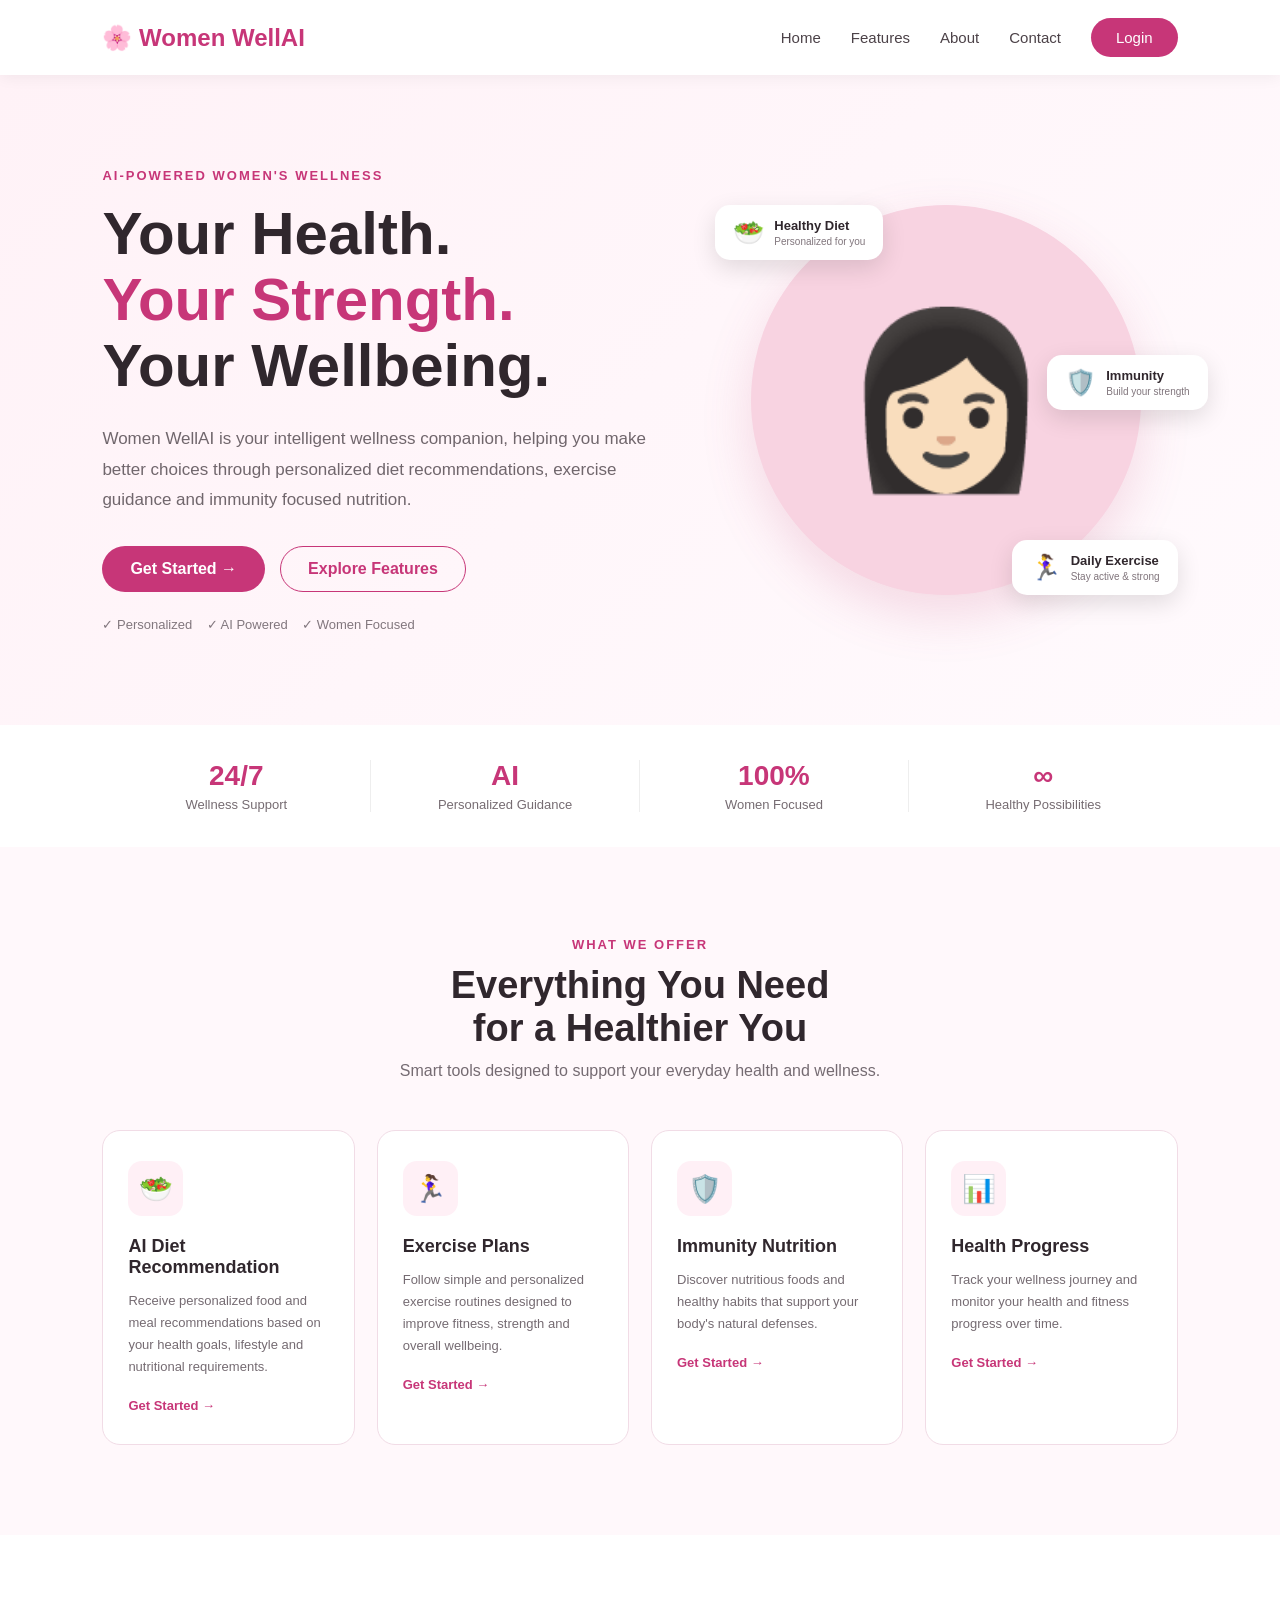
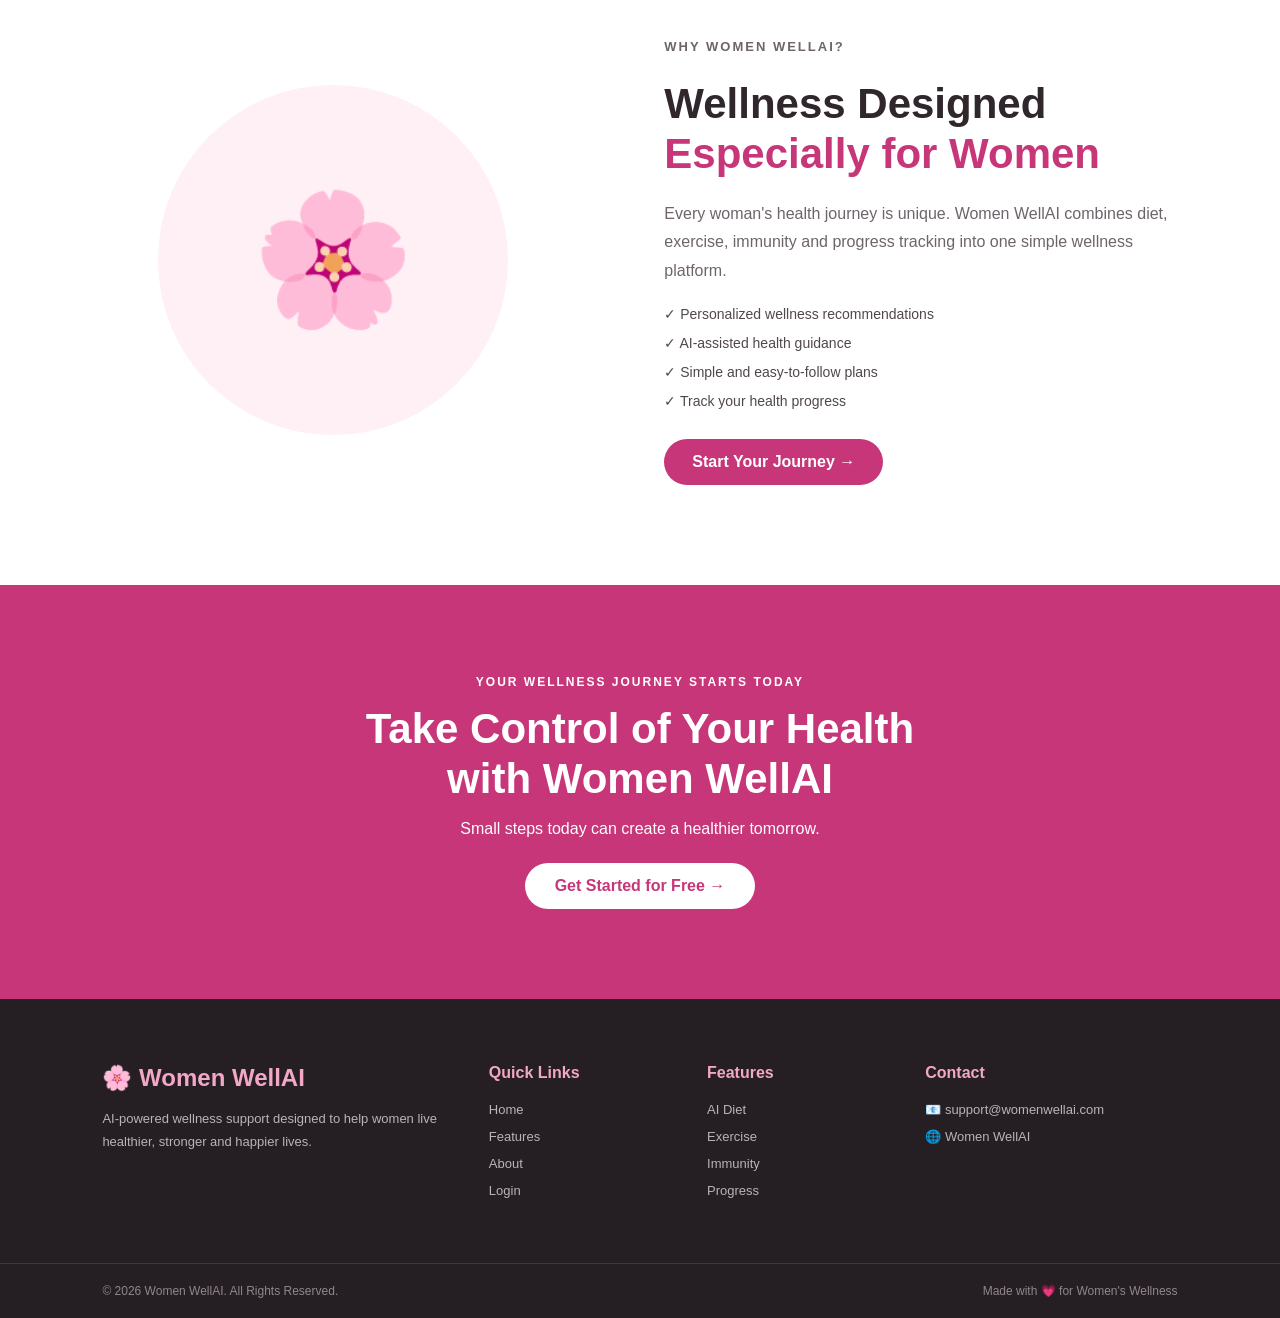
<file: csp/index.html>
<!DOCTYPE html>
<html lang="en">

<head>
    <meta charset="UTF-8">
    <meta name="viewport" content="width=device-width, initial-scale=1.0">

    <title>Women WellAI | Women's Wellness</title>

    <link rel="stylesheet" href="home.css">
</head>

<body>

    <!-- ================= NAVBAR ================= -->

    <header class="navbar">

        <div class="logo">
            🌸 Women WellAI
        </div>

        <nav>
            <a href="index.html">Home</a>
            <a href="#features">Features</a>
            <a href="#about">About</a>
            <a href="#contact">Contact</a>

            <!-- Connect to existing login page -->
            <a href="login1.html" class="login-btn">
                Login
            </a>
        </nav>

    </header>


    <!-- ================= HERO SECTION ================= -->

    <section class="hero" id="home">

        <div class="hero-content">

            <p class="tagline">
                AI-POWERED WOMEN'S WELLNESS
            </p>

            <h1>
                Your Health.
                <br>
                <span>Your Strength.</span>
                <br>
                Your Wellbeing.
            </h1>

            <p class="description">
                Women WellAI is your intelligent wellness companion,
                helping you make better choices through personalized
                diet recommendations, exercise guidance and immunity
                focused nutrition.
            </p>

            <div class="buttons">

                <!-- Connect to login -->
                <a href="login1.html" class="primary-btn">
                    Get Started →
                </a>

                <a href="#features" class="secondary-btn">
                    Explore Features
                </a>

            </div>

            <div class="benefits">
                ✓ Personalized &nbsp;&nbsp;
                ✓ AI Powered &nbsp;&nbsp;
                ✓ Women Focused
            </div>

        </div>


        <!-- RIGHT SIDE -->

        <div class="hero-visual">

            <div class="main-circle">

                <div class="woman">
                    👩🏻
                </div>

            </div>


            <!-- Floating cards -->

            <div class="floating-card diet-card">

                <div class="icon">
                    🥗
                </div>

                <div>
                    <b>Healthy Diet</b>
                    <small>Personalized for you</small>
                </div>

            </div>


            <div class="floating-card exercise-card">

                <div class="icon">
                    🏃‍♀️
                </div>

                <div>
                    <b>Daily Exercise</b>
                    <small>Stay active & strong</small>
                </div>

            </div>


            <div class="floating-card immunity-card">

                <div class="icon">
                    🛡️
                </div>

                <div>
                    <b>Immunity</b>
                    <small>Build your strength</small>
                </div>

            </div>

        </div>

    </section>


    <!-- ================= STATS ================= -->

    <section class="stats">

        <div>
            <h2>24/7</h2>
            <p>Wellness Support</p>
        </div>

        <div>
            <h2>AI</h2>
            <p>Personalized Guidance</p>
        </div>

        <div>
            <h2>100%</h2>
            <p>Women Focused</p>
        </div>

        <div>
            <h2>∞</h2>
            <p>Healthy Possibilities</p>
        </div>

    </section>


    <!-- ================= FEATURES ================= -->

    <section class="features" id="features">

        <div class="section-title">

            <p>WHAT WE OFFER</p>

            <h2>
                Everything You Need
                <br>
                for a Healthier You
            </h2>

            <span>
                Smart tools designed to support your everyday
                health and wellness.
            </span>

        </div>


        <div class="feature-container">


            <!-- Feature 1 -->

            <div class="feature-card">

                <div class="feature-icon">
                    🥗
                </div>

                <h3>
                    AI Diet Recommendation
                </h3>

                <p>
                    Receive personalized food and meal
                    recommendations based on your health goals,
                    lifestyle and nutritional requirements.
                </p>

                <a href="login1.html">
                    Get Started →
                </a>

            </div>


            <!-- Feature 2 -->

            <div class="feature-card">

                <div class="feature-icon">
                    🏃‍♀️
                </div>

                <h3>
                    Exercise Plans
                </h3>

                <p>
                    Follow simple and personalized exercise
                    routines designed to improve fitness,
                    strength and overall wellbeing.
                </p>

                <a href="login1.html">
                    Get Started →
                </a>

            </div>


            <!-- Feature 3 -->

            <div class="feature-card">

                <div class="feature-icon">
                    🛡️
                </div>

                <h3>
                    Immunity Nutrition
                </h3>

                <p>
                    Discover nutritious foods and healthy habits
                    that support your body's natural defenses.
                </p>

                <a href="login1.html">
                    Get Started →
                </a>

            </div>


            <!-- Feature 4 -->

            <div class="feature-card">

                <div class="feature-icon">
                    📊
                </div>

                <h3>
                    Health Progress
                </h3>

                <p>
                    Track your wellness journey and monitor
                    your health and fitness progress over time.
                </p>

                <a href="login1.html">
                    Get Started →
                </a>

            </div>

        </div>

    </section>


    <!-- ================= ABOUT ================= -->

    <section class="about" id="about">

        <div class="about-visual">

            <div class="about-circle">
                🌸
            </div>

        </div>


        <div class="about-content">

            <p class="section-label">
                WHY WOMEN WELLAI?
            </p>

            <h2>
                Wellness Designed
                <br>
                <span>Especially for Women</span>
            </h2>

            <p>
                Every woman's health journey is unique.
                Women WellAI combines diet, exercise,
                immunity and progress tracking into one
                simple wellness platform.
            </p>


            <div class="points">

                <p>
                    ✓ Personalized wellness recommendations
                </p>

                <p>
                    ✓ AI-assisted health guidance
                </p>

                <p>
                    ✓ Simple and easy-to-follow plans
                </p>

                <p>
                    ✓ Track your health progress
                </p>

            </div>


            <a href="login1.html" class="primary-btn">
                Start Your Journey →
            </a>

        </div>

    </section>


    <!-- ================= CTA ================= -->

    <section class="cta">

        <p>
            YOUR WELLNESS JOURNEY STARTS TODAY
        </p>

        <h2>
            Take Control of Your Health
            <br>
            with Women WellAI
        </h2>

        <p>
            Small steps today can create a healthier tomorrow.
        </p>

        <a href="login1.html" class="cta-button">
            Get Started for Free →
        </a>

    </section>


    <!-- ================= FOOTER ================= -->

    <footer id="contact">

        <div class="footer-container">


            <div class="footer-about">

                <h2>
                    🌸 Women WellAI
                </h2>

                <p>
                    AI-powered wellness support designed
                    to help women live healthier, stronger
                    and happier lives.
                </p>

            </div>


            <div class="footer-column">

                <h3>
                    Quick Links
                </h3>

                <a href="index.html">
                    Home
                </a>

                <a href="#features">
                    Features
                </a>

                <a href="#about">
                    About
                </a>

                <a href="login.html">
                    Login
                </a>

            </div>


            <div class="footer-column">

                <h3>
                    Features
                </h3>

                <a href="#features">
                    AI Diet
                </a>

                <a href="#features">
                    Exercise
                </a>

                <a href="#features">
                    Immunity
                </a>

                <a href="#features">
                    Progress
                </a>

            </div>


            <div class="footer-column">

                <h3>
                    Contact
                </h3>

                <p>
                    📧 support@womenwellai.com
                </p>

                <p>
                    🌐 Women WellAI
                </p>

            </div>

        </div>


        <div class="footer-bottom">

            <p>
                © 2026 Women WellAI. All Rights Reserved.
            </p>

            <p>
                Made with 💗 for Women's Wellness
            </p>

        </div>

    </footer>

</body>

</html>
</file>
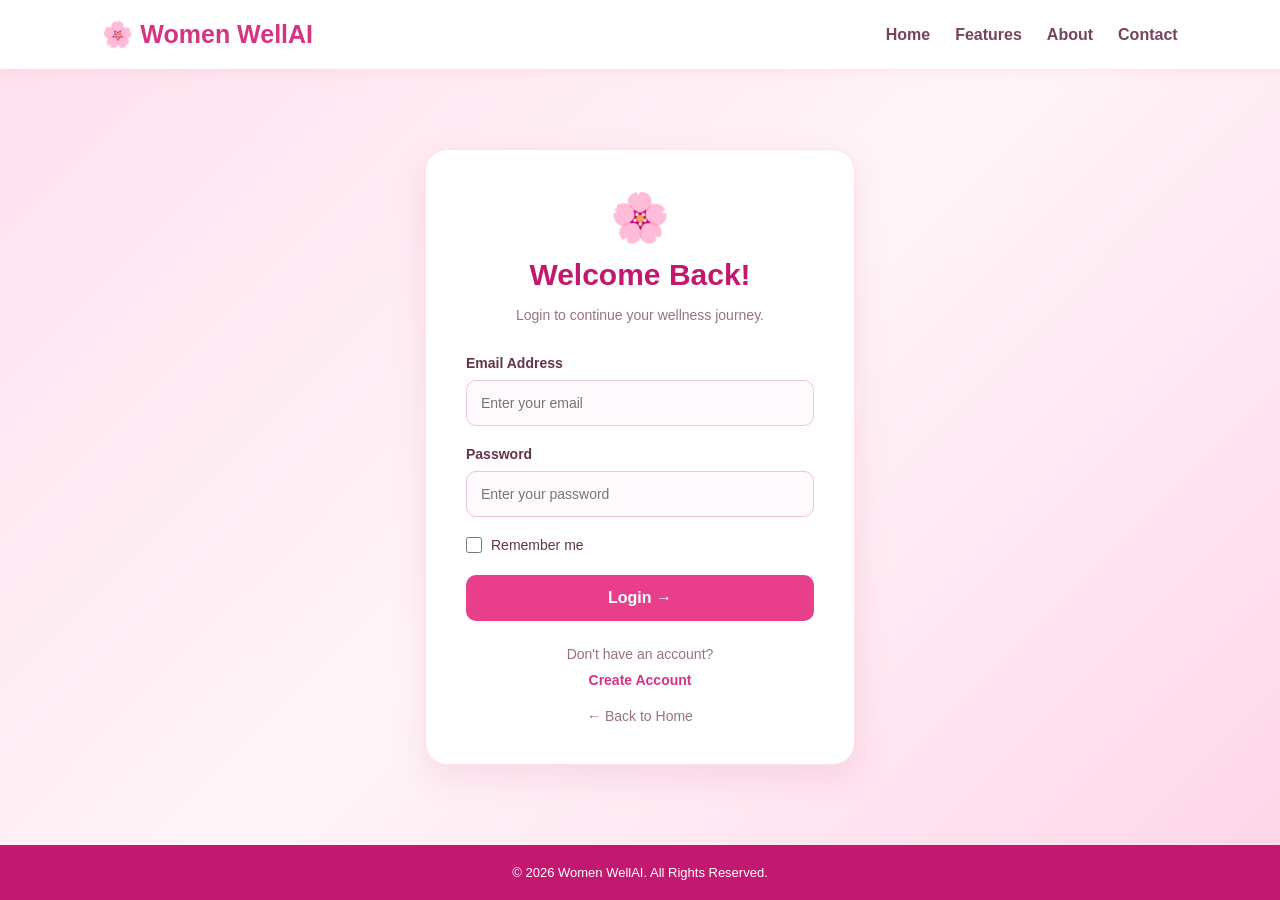
<file: csp/dashboard.html>
```html
<!DOCTYPE html>
<html lang="en">

<head>
    <meta charset="UTF-8">
    <meta name="viewport" content="width=device-width, initial-scale=1.0">

    <title>Dashboard | Women WellAI</title>

    <style>
        * {
            margin: 0;
            padding: 0;
            box-sizing: border-box;
            font-family: Arial, sans-serif;
        }

        body {
            background: #fff7fc;
            color: #3d245b;
        }

        /* NAVBAR */

        .navbar {
            display: flex;
            justify-content: space-between;
            align-items: center;
            padding: 20px 7%;
            background: white;
            box-shadow: 0 3px 12px rgba(100, 50, 100, 0.08);
            position: sticky;
            top: 0;
            z-index: 10;
        }

        .logo {
            font-size: 24px;
            font-weight: bold;
            color: #7b2cbf;
        }

        .logo span {
            color: #e94cae;
        }

        .nav-links {
            display: flex;
            align-items: center;
            gap: 22px;
        }

        .nav-links a {
            text-decoration: none;
            color: #665879;
            font-size: 14px;
            font-weight: bold;
        }

        .nav-links a:hover {
            color: #e94cae;
        }

        .logout-btn {
            padding: 10px 18px;
            border: none;
            border-radius: 8px;
            background: #e94cae;
            color: white;
            cursor: pointer;
            font-weight: bold;
        }

        .logout-btn:hover {
            background: #d63898;
        }

        /* MAIN CONTENT */

        .container {
            max-width: 1200px;
            width: 90%;
            margin: auto;
        }

        .welcome-section {
            margin-top: 35px;
            padding: 40px;
            border-radius: 22px;
            background: linear-gradient(
                120deg,
                #ffe1f1,
                #e8d7ff
            );

            display: flex;
            align-items: center;
            justify-content: space-between;
            gap: 20px;
        }

        .welcome-section h1 {
            font-size: 32px;
            color: #54278f;
            margin-bottom: 15px;
        }

        .welcome-section p {
            color: #665879;
            line-height: 1.8;
        }

        .welcome-section .tagline {
            margin-top: 12px;
            font-weight: bold;
            color: #a044cc;
        }

        .welcome-icon {
            font-size: 100px;
        }

        /* SECTION HEADING */

        .section-heading {
            margin: 45px 0 22px;
        }

        .section-heading h2 {
            color: #54278f;
            font-size: 25px;
            margin-bottom: 8px;
        }

        .section-heading p {
            color: #81728d;
            font-size: 14px;
        }

        /* WELLNESS CARDS */

        .cards {
            display: grid;
            grid-template-columns: repeat(3, 1fr);
            gap: 22px;
        }

        .card {
            background: white;
            padding: 25px;
            border-radius: 18px;
            border: 1px solid #f1e4f5;
            box-shadow: 0 6px 20px rgba(90, 40, 100, 0.06);
            transition: 0.3s;
        }

        .card:hover {
            transform: translateY(-5px);
            box-shadow: 0 12px 25px rgba(90, 40, 100, 0.12);
        }

        .card-icon {
            width: 60px;
            height: 60px;
            border-radius: 15px;
            background: #fff0f8;
            display: flex;
            justify-content: center;
            align-items: center;
            font-size: 30px;
            margin-bottom: 18px;
        }

        .card h3 {
            color: #54278f;
            margin-bottom: 12px;
            font-size: 19px;
        }

        .card p {
            color: #81728d;
            line-height: 1.7;
            font-size: 14px;
            margin-bottom: 18px;
        }

        .card a {
            display: inline-block;
            text-decoration: none;
            color: #d83b9f;
            font-weight: bold;
            font-size: 14px;
        }

        /* DAILY WELLNESS */

        .daily-section {
            display: grid;
            grid-template-columns: 1fr 1fr;
            gap: 22px;
            margin-top: 25px;
            margin-bottom: 50px;
        }

        .daily-card {
            background: white;
            border-radius: 18px;
            padding: 28px;
            border: 1px solid #f1e4f5;
            box-shadow: 0 6px 20px rgba(90, 40, 100, 0.06);
        }

        .daily-card h3 {
            margin-bottom: 20px;
            color: #54278f;
        }

        .task {
            display: flex;
            align-items: center;
            gap: 12px;
            margin: 18px 0;
            color: #665879;
        }

        .task input {
            width: 18px;
            height: 18px;
            accent-color: #e94cae;
            cursor: pointer;
        }

        .progress-bar {
            height: 12px;
            width: 100%;
            background: #f0e5f5;
            border-radius: 20px;
            overflow: hidden;
            margin: 15px 0;
        }

        .progress-fill {
            height: 100%;
            width: 0%;
            background: linear-gradient(
                90deg,
                #9b3fda,
                #e94cae
            );
            border-radius: 20px;
            transition: width 0.3s;
        }

        .progress-text {
            color: #81728d;
            font-size: 14px;
        }

        /* FOOTER */

        footer {
            background: #34204f;
            color: white;
            text-align: center;
            padding: 25px;
            font-size: 13px;
        }

        /* RESPONSIVE */

        @media (max-width: 850px) {
            .cards {
                grid-template-columns: repeat(2, 1fr);
            }

            .nav-links {
                gap: 12px;
            }

            .welcome-section h1 {
                font-size: 27px;
            }
        }

        @media (max-width: 600px) {
            .navbar {
                flex-direction: column;
                gap: 18px;
            }

            .nav-links {
                flex-wrap: wrap;
                justify-content: center;
            }

            .welcome-section {
                padding: 25px;
            }

            .welcome-icon {
                display: none;
            }

            .cards,
            .daily-section {
                grid-template-columns: 1fr;
            }

            .welcome-section h1 {
                font-size: 25px;
            }

            .section-heading h2 {
                font-size: 22px;
            }
        }
    </style>
</head>

<body>

    <!-- NAVBAR -->

    <header class="navbar">

        <div class="logo">
            🌸 Women <span>WellAI</span>
        </div>

        <nav class="nav-links">
            <a href="#home">Home</a>
            <a href="#wellness">Wellness</a>
            <a href="#progress">Progress</a>
            <a href="#profile">Profile</a>

            <button class="logout-btn" onclick="logout()">
                Logout
            </button>
        </nav>

    </header>


    <main class="container">

        <!-- WELCOME -->

        <section class="welcome-section" id="home">

            <div>
                <h1 id="welcomeMessage">
                    Welcome to Your Wellness Journey! 🌸
                </h1>

                <p>
                    Take care of yourself with personalized
                    wellness activities, nutrition guidance
                    and healthy daily habits.
                </p>

                <p class="tagline">
                    Your Health. Your Journey. Your Wellness.
                </p>
            </div>

            <div class="welcome-icon">🧘‍♀️</div>

        </section>


        <!-- WELLNESS FEATURES -->

        <section id="wellness">

            <div class="section-heading">
                <h2>Your Wellness Hub</h2>
                <p>Explore your personalized wellness activities.</p>
            </div>

            <div class="cards">

                <article class="card">
                    <div class="card-icon">🥗</div>

                    <h3>AI Diet Recommendation</h3>

                    <p>
                        Explore balanced meal ideas and nutrition
                        suggestions that support your wellness goals.
                    </p>

                    <a href="#diet">Explore Diet →</a>
                </article>

                <article class="card">
                    <div class="card-icon">🏃‍♀️</div>

                    <h3>Exercise & Fitness</h3>

                    <p>
                        Discover movement, stretching and fitness
                        activities suitable for your lifestyle.
                    </p>

                    <a href="#exercise">Explore Exercise →</a>
                </article>

                <article class="card">
                    <div class="card-icon">🛡️</div>

                    <h3>Immunity Nutrition</h3>

                    <p>
                        Learn about nutrient-rich foods and healthy
                        habits that support normal immune function.
                    </p>

                    <a href="#immunity">Explore Nutrition →</a>
                </article>

                <article class="card">
                    <div class="card-icon">📊</div>

                    <h3>Progress Tracking</h3>

                    <p>
                        Record your daily wellness activities and
                        track your consistency over time.
                    </p>

                    <a href="#progress">View Progress →</a>
                </article>

                <article class="card" id="diet">
                    <div class="card-icon">🍎</div>

                    <h3>Healthy Eating</h3>

                    <p>
                        Build healthy eating habits with fruits,
                        vegetables, protein and balanced meals.
                    </p>

                    <a href="#daily">View Daily Goals →</a>
                </article>

                <article class="card" id="profile">
                    <div class="card-icon">👩</div>

                    <h3>My Profile</h3>

                    <p>
                        Review your account information and
                        personalize your wellness preferences.
                    </p>

                    <a href="#profileDetails">View Profile →</a>
                </article>

            </div>

        </section>


        <!-- DAILY GOALS -->

        <section class="daily-section" id="progress">

            <div class="daily-card" id="daily">

                <h3>🌷 Today's Wellness Goals</h3>

                <label class="task">
                    <input type="checkbox" class="goal">
                    Drink enough water
                </label>

                <label class="task">
                    <input type="checkbox" class="goal">
                    Eat a balanced meal
                </label>

                <label class="task">
                    <input type="checkbox" class="goal">
                    Complete a physical activity
                </label>

                <label class="task">
                    <input type="checkbox" class="goal">
                    Take time to relax
                </label>

            </div>


            <div class="daily-card">

                <h3>📈 Daily Progress</h3>

                <p class="progress-text" id="progressText">
                    You have completed 0 of 4 goals.
                </p>

                <div
                    class="progress-bar"
                    role="progressbar"
                    aria-label="Daily wellness goals completed"
                    aria-valuemin="0"
                    aria-valuemax="4"
                    aria-valuenow="0"
                    id="progressBar">

                    <div class="progress-fill" id="progressFill"></div>

                </div>

                <p class="progress-text" id="encouragement">
                    Start with one small, healthy step today!
                </p>

            </div>

        </section>


        <!-- PROFILE DETAILS -->

        <section class="daily-card" id="profileDetails"
                 style="margin-bottom: 50px;">

            <h3>👤 My Account</h3>

            <p class="progress-text" id="profileEmail">
                Email: Not available
            </p>

            <p class="progress-text" style="margin-top: 10px;">
                Keep building healthy habits, one day at a time.
            </p>

        </section>

    </main>


    <!-- FOOTER -->

    <footer>
        © 2026 Women WellAI. All Rights Reserved.
        <br><br>
        Your Health • Your Journey • Your Wellness
    </footer>


    <script>
        // Check whether the user has logged in.
        // The login page sets this flag after a successful demo login.

        if (localStorage.getItem("womenWellAILoggedIn") !== "true") {
            window.location.replace("login1.html");
        }

        // Display the registered user's name and email.

        const savedUser = localStorage.getItem("womenWellAIUser");

        if (savedUser) {
            try {
                const user = JSON.parse(savedUser);

                if (user.name) {
                    document.getElementById("welcomeMessage").textContent =
                        "Welcome, " + user.name + "! 🌸";
                }

                if (user.email) {
                    document.getElementById("profileEmail").textContent =
                        "Email: " + user.email;
                }
            } catch (error) {
                console.error("Could not read user information.");
            }
        }

        // Update daily goal progress.

        const goals = document.querySelectorAll(".goal");
        const progressFill = document.getElementById("progressFill");
        const progressText = document.getElementById("progressText");
        const progressBar = document.getElementById("progressBar");
        const encouragement = document.getElementById("encouragement");

        function updateProgress() {
            let completed = 0;

            goals.forEach(function(goal) {
                if (goal.checked) {
                    completed++;
                }
            });

            const percentage = (completed / goals.length) * 100;

            progressFill.style.width = percentage + "%";

            progressText.textContent =
                "You have completed " + completed +
                " of " + goals.length + " goals.";

            progressBar.setAttribute("aria-valuenow", completed);

            if (completed === goals.length) {
                encouragement.textContent =
                    "Wonderful! You completed all your goals today. 🌸";
            } else if (completed > 0) {
                encouragement.textContent =
                    "Great progress! Keep going.";
            } else {
                encouragement.textContent =
                    "Start with one small, healthy step today!";
            }
        }

        goals.forEach(function(goal) {
            goal.addEventListener("change", updateProgress);
        });

        // Logout and return to login page.

        function logout() {
            localStorage.removeItem("womenWellAILoggedIn");
            window.location.href = "login1.html";
        }
    </script>

</body>
</html>
```
</file>
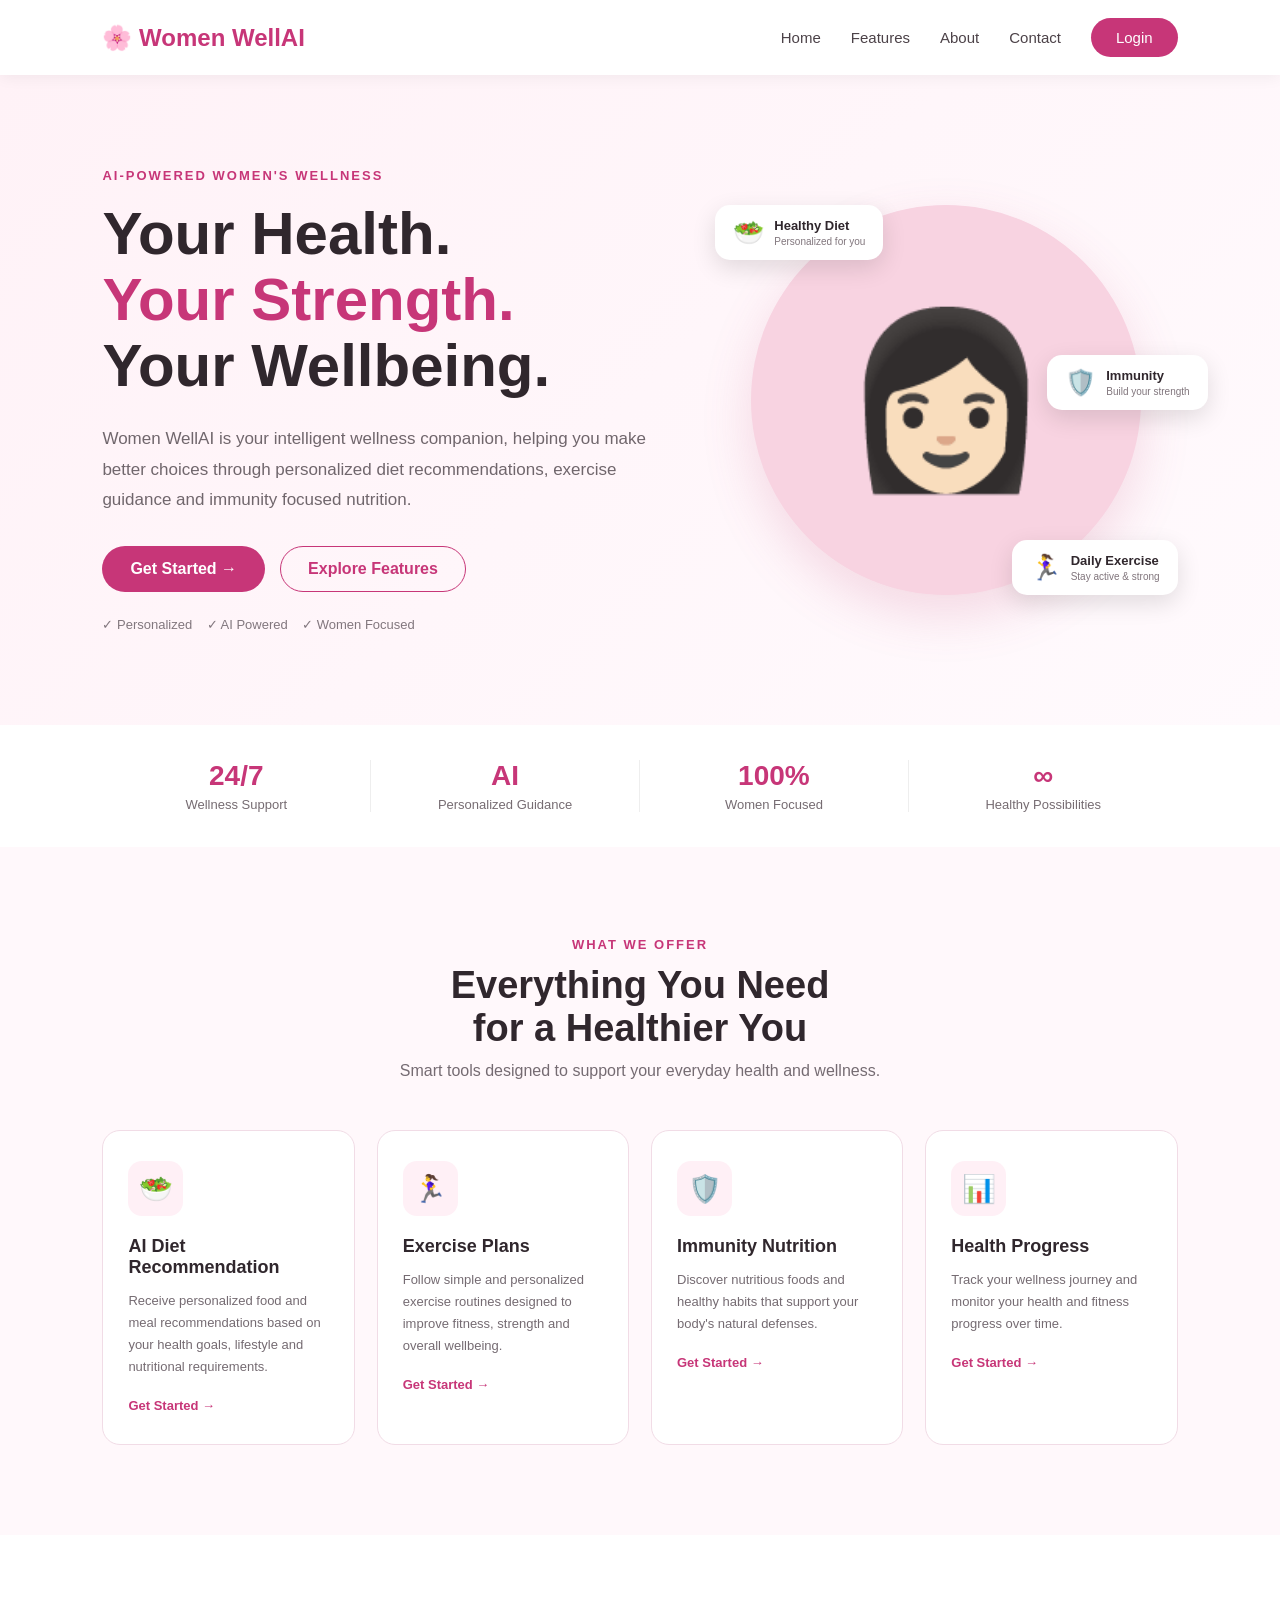
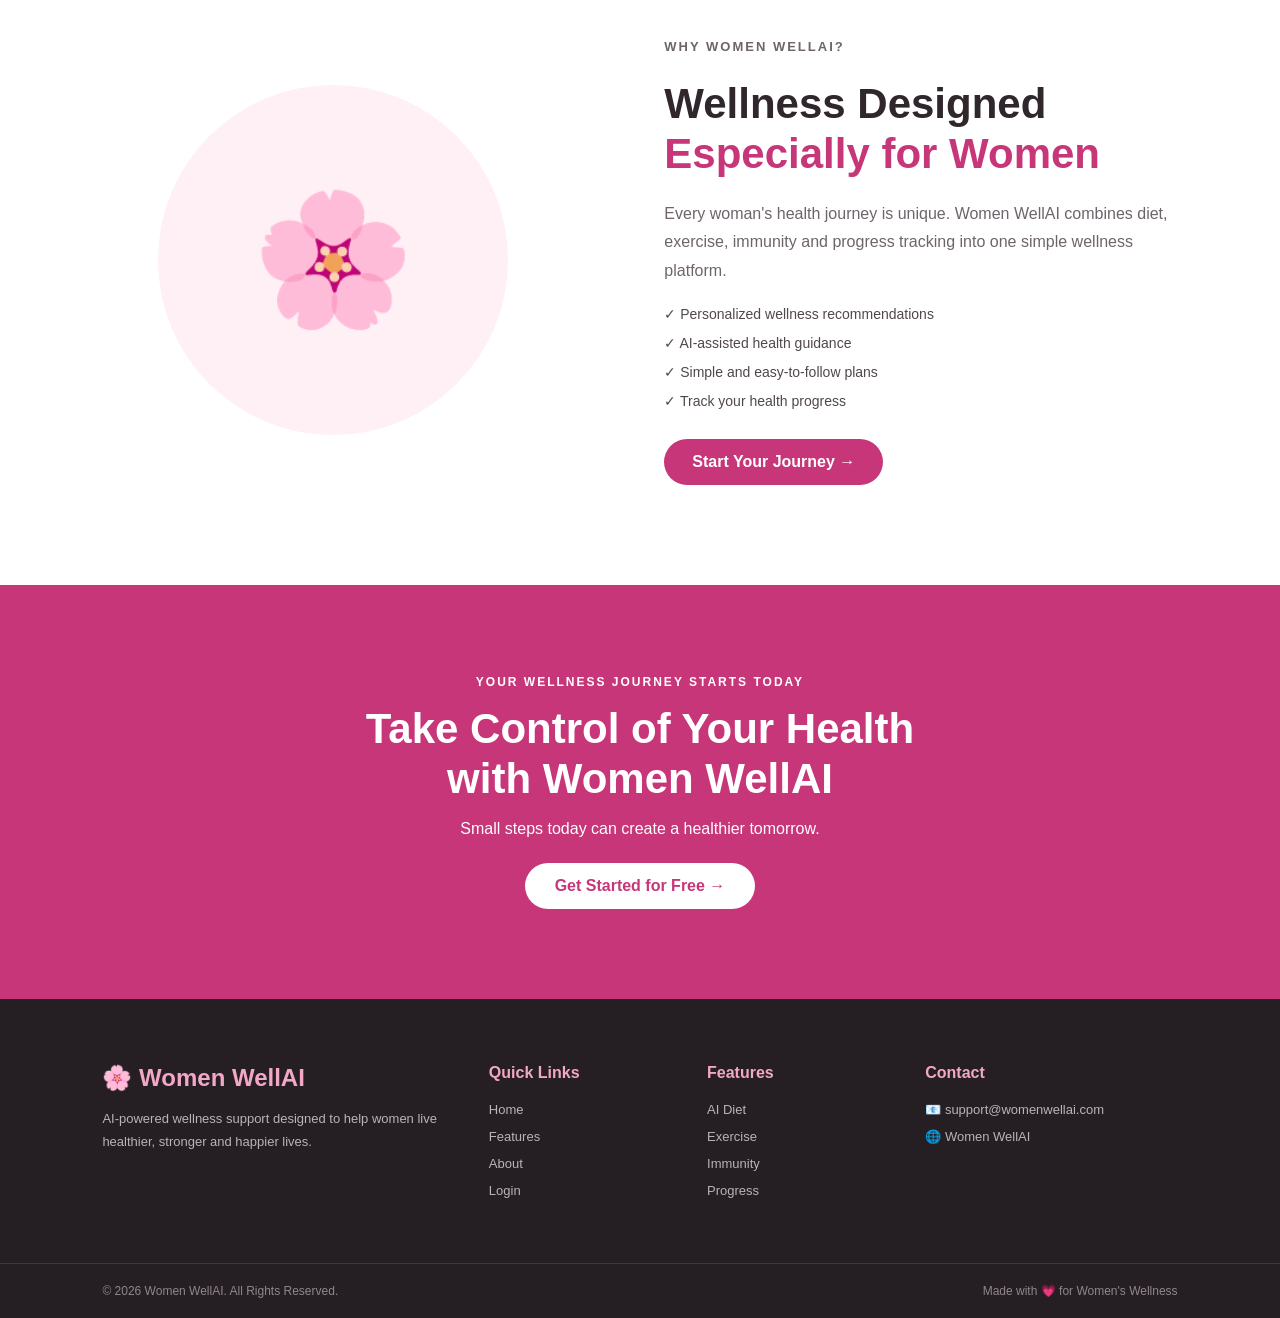
<file: csp/home.html>
<!DOCTYPE html>
<html lang="en">

<head>
    <meta charset="UTF-8">
    <meta name="viewport" content="width=device-width, initial-scale=1.0">

    <title>Women WellAI | Women's Wellness</title>

    <link rel="stylesheet" href="home.css">
</head>

<body>

    <!-- ================= NAVBAR ================= -->

    <header class="navbar">

        <div class="logo">
            🌸 Women WellAI
        </div>

        <nav>
            <a href="index.html">Home</a>
            <a href="#features">Features</a>
            <a href="#about">About</a>
            <a href="#contact">Contact</a>

            <!-- Connect to existing login page -->
            <a href="login1.html" class="login-btn">
                Login
            </a>
        </nav>

    </header>


    <!-- ================= HERO SECTION ================= -->

    <section class="hero" id="home">

        <div class="hero-content">

            <p class="tagline">
                AI-POWERED WOMEN'S WELLNESS
            </p>

            <h1>
                Your Health.
                <br>
                <span>Your Strength.</span>
                <br>
                Your Wellbeing.
            </h1>

            <p class="description">
                Women WellAI is your intelligent wellness companion,
                helping you make better choices through personalized
                diet recommendations, exercise guidance and immunity
                focused nutrition.
            </p>

            <div class="buttons">

                <!-- Connect to login -->
                <a href="login1.html" class="primary-btn">
                    Get Started →
                </a>

                <a href="#features" class="secondary-btn">
                    Explore Features
                </a>

            </div>

            <div class="benefits">
                ✓ Personalized &nbsp;&nbsp;
                ✓ AI Powered &nbsp;&nbsp;
                ✓ Women Focused
            </div>

        </div>


        <!-- RIGHT SIDE -->

        <div class="hero-visual">

            <div class="main-circle">

                <div class="woman">
                    👩🏻
                </div>

            </div>


            <!-- Floating cards -->

            <div class="floating-card diet-card">

                <div class="icon">
                    🥗
                </div>

                <div>
                    <b>Healthy Diet</b>
                    <small>Personalized for you</small>
                </div>

            </div>


            <div class="floating-card exercise-card">

                <div class="icon">
                    🏃‍♀️
                </div>

                <div>
                    <b>Daily Exercise</b>
                    <small>Stay active & strong</small>
                </div>

            </div>


            <div class="floating-card immunity-card">

                <div class="icon">
                    🛡️
                </div>

                <div>
                    <b>Immunity</b>
                    <small>Build your strength</small>
                </div>

            </div>

        </div>

    </section>


    <!-- ================= STATS ================= -->

    <section class="stats">

        <div>
            <h2>24/7</h2>
            <p>Wellness Support</p>
        </div>

        <div>
            <h2>AI</h2>
            <p>Personalized Guidance</p>
        </div>

        <div>
            <h2>100%</h2>
            <p>Women Focused</p>
        </div>

        <div>
            <h2>∞</h2>
            <p>Healthy Possibilities</p>
        </div>

    </section>


    <!-- ================= FEATURES ================= -->

    <section class="features" id="features">

        <div class="section-title">

            <p>WHAT WE OFFER</p>

            <h2>
                Everything You Need
                <br>
                for a Healthier You
            </h2>

            <span>
                Smart tools designed to support your everyday
                health and wellness.
            </span>

        </div>


        <div class="feature-container">


            <!-- Feature 1 -->

            <div class="feature-card">

                <div class="feature-icon">
                    🥗
                </div>

                <h3>
                    AI Diet Recommendation
                </h3>

                <p>
                    Receive personalized food and meal
                    recommendations based on your health goals,
                    lifestyle and nutritional requirements.
                </p>

                <a href="login1.html">
                    Get Started →
                </a>

            </div>


            <!-- Feature 2 -->

            <div class="feature-card">

                <div class="feature-icon">
                    🏃‍♀️
                </div>

                <h3>
                    Exercise Plans
                </h3>

                <p>
                    Follow simple and personalized exercise
                    routines designed to improve fitness,
                    strength and overall wellbeing.
                </p>

                <a href="login1.html">
                    Get Started →
                </a>

            </div>


            <!-- Feature 3 -->

            <div class="feature-card">

                <div class="feature-icon">
                    🛡️
                </div>

                <h3>
                    Immunity Nutrition
                </h3>

                <p>
                    Discover nutritious foods and healthy habits
                    that support your body's natural defenses.
                </p>

                <a href="login1.html">
                    Get Started →
                </a>

            </div>


            <!-- Feature 4 -->

            <div class="feature-card">

                <div class="feature-icon">
                    📊
                </div>

                <h3>
                    Health Progress
                </h3>

                <p>
                    Track your wellness journey and monitor
                    your health and fitness progress over time.
                </p>

                <a href="login1.html">
                    Get Started →
                </a>

            </div>

        </div>

    </section>


    <!-- ================= ABOUT ================= -->

    <section class="about" id="about">

        <div class="about-visual">

            <div class="about-circle">
                🌸
            </div>

        </div>


        <div class="about-content">

            <p class="section-label">
                WHY WOMEN WELLAI?
            </p>

            <h2>
                Wellness Designed
                <br>
                <span>Especially for Women</span>
            </h2>

            <p>
                Every woman's health journey is unique.
                Women WellAI combines diet, exercise,
                immunity and progress tracking into one
                simple wellness platform.
            </p>


            <div class="points">

                <p>
                    ✓ Personalized wellness recommendations
                </p>

                <p>
                    ✓ AI-assisted health guidance
                </p>

                <p>
                    ✓ Simple and easy-to-follow plans
                </p>

                <p>
                    ✓ Track your health progress
                </p>

            </div>


            <a href="login1.html" class="primary-btn">
                Start Your Journey →
            </a>

        </div>

    </section>


    <!-- ================= CTA ================= -->

    <section class="cta">

        <p>
            YOUR WELLNESS JOURNEY STARTS TODAY
        </p>

        <h2>
            Take Control of Your Health
            <br>
            with Women WellAI
        </h2>

        <p>
            Small steps today can create a healthier tomorrow.
        </p>

        <a href="login1.html" class="cta-button">
            Get Started for Free →
        </a>

    </section>


    <!-- ================= FOOTER ================= -->

    <footer id="contact">

        <div class="footer-container">


            <div class="footer-about">

                <h2>
                    🌸 Women WellAI
                </h2>

                <p>
                    AI-powered wellness support designed
                    to help women live healthier, stronger
                    and happier lives.
                </p>

            </div>


            <div class="footer-column">

                <h3>
                    Quick Links
                </h3>

                <a href="index.html">
                    Home
                </a>

                <a href="#features">
                    Features
                </a>

                <a href="#about">
                    About
                </a>

                <a href="login1.html">
                    Login
                </a>

            </div>


            <div class="footer-column">

                <h3>
                    Features
                </h3>

                <a href="#features">
                    AI Diet
                </a>

                <a href="#features">
                    Exercise
                </a>

                <a href="#features">
                    Immunity
                </a>

                <a href="#features">
                    Progress
                </a>

            </div>


            <div class="footer-column">

                <h3>
                    Contact
                </h3>

                <p>
                    📧 support@womenwellai.com
                </p>

                <p>
                    🌐 Women WellAI
                </p>

            </div>

        </div>


        <div class="footer-bottom">

            <p>
                © 2026 Women WellAI. All Rights Reserved.
            </p>

            <p>
                Made with 💗 for Women's Wellness
            </p>

        </div>

    </footer>

</body>

</html>
</file>
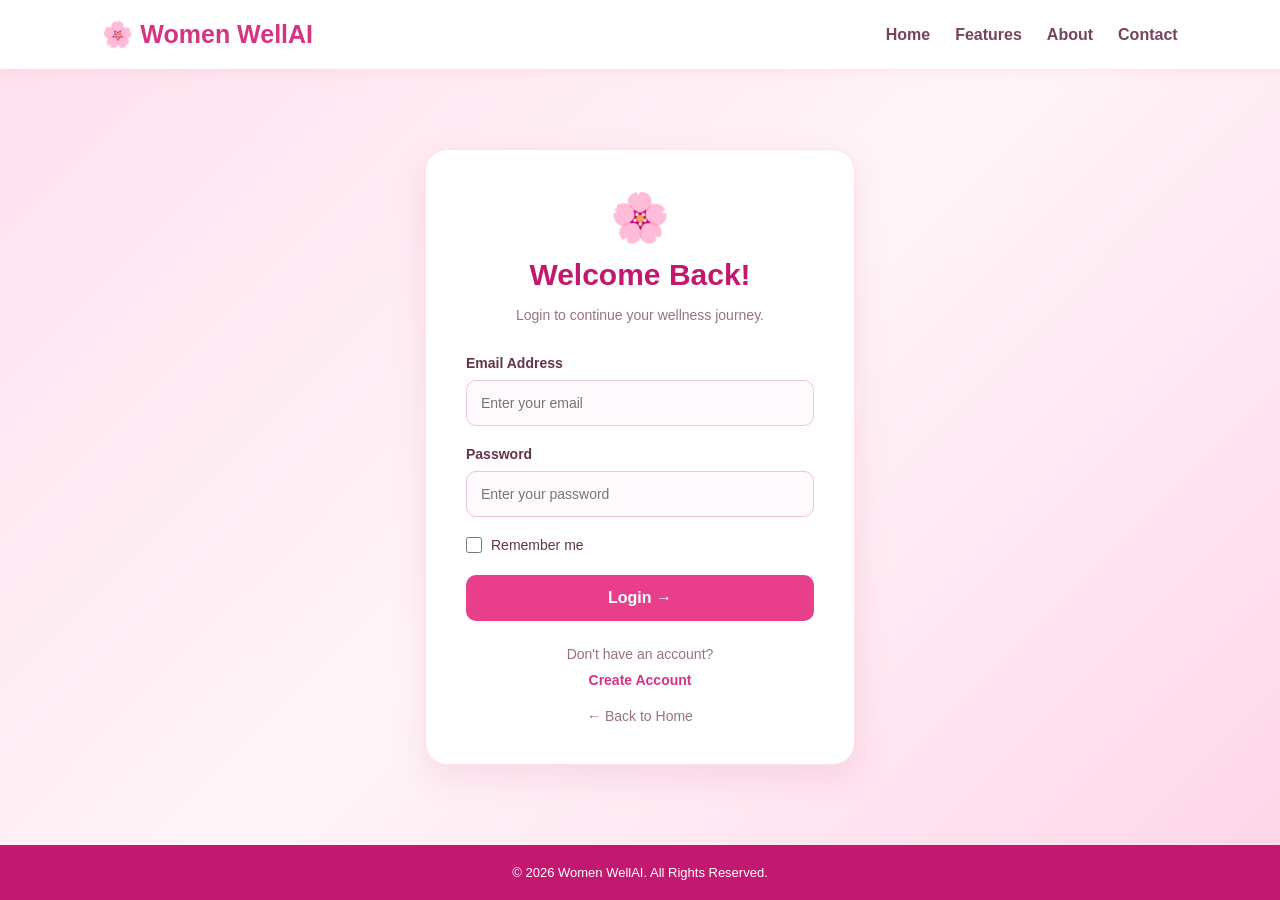
<file: csp/login1.html>
<!DOCTYPE html>
<html lang="en">
<head>
    <meta charset="UTF-8">
    <meta name="viewport" content="width=device-width, initial-scale=1.0">
    <title>Login | Women WellAI</title>

    <style>
        * {
            margin: 0;
            padding: 0;
            box-sizing: border-box;
            font-family: Arial, sans-serif;
        }

        body {
            min-height: 100vh;
            background: linear-gradient(135deg, #ffe0ed, #fff5f9, #ffd6e8);
            display: flex;
            flex-direction: column;
            color: #63334b;
        }

        /* Navbar */
        .navbar {
            display: flex;
            justify-content: space-between;
            align-items: center;
            padding: 20px 8%;
            background: #ffffff;
            box-shadow: 0 3px 12px #e9a7c633;
        }

        .logo {
            color: #d63384;
            font-size: 25px;
            font-weight: bold;
        }

        nav {
            display: flex;
            gap: 25px;
        }

        nav a {
            color: #75445c;
            text-decoration: none;
            font-weight: 600;
        }

        nav a:hover {
            color: #e83e8c;
        }

        /* Login section */
        .login-section {
            flex: 1;
            display: flex;
            justify-content: center;
            align-items: center;
            padding: 40px 20px;
        }

        .login-card {
            width: 100%;
            max-width: 430px;
            background: white;
            padding: 40px;
            border-radius: 22px;
            box-shadow: 0 12px 35px #c94f8c26;
            border: 1px solid #ffe0ed;
        }

        .icon {
            text-align: center;
            font-size: 48px;
            margin-bottom: 12px;
        }

        h1 {
            text-align: center;
            color: #c21870;
            font-size: 30px;
            margin-bottom: 12px;
        }

        .subtitle {
            text-align: center;
            color: #987185;
            font-size: 14px;
            line-height: 1.6;
            margin-bottom: 28px;
        }

        /* Form fields */
        .form-group {
            margin-bottom: 20px;
        }

        label {
            display: block;
            margin-bottom: 9px;
            font-size: 14px;
            font-weight: bold;
            color: #63334b;
        }

        .form-group input {
            width: 100%;
            padding: 14px;
            border: 1px solid #efc5d8;
            border-radius: 10px;
            font-size: 14px;
            outline: none;
            background: #fffafd;
        }

        .form-group input:focus {
            border-color: #e83e8c;
            box-shadow: 0 0 0 3px #e83e8c1c;
        }

        /* Remember me */
        .remember {
            display: flex;
            align-items: center;
            gap: 9px;
            margin-bottom: 22px;
            font-size: 14px;
        }

        .remember input {
            accent-color: #e83e8c;
            width: 16px;
            height: 16px;
        }

        .remember label {
            margin: 0;
            font-weight: normal;
        }

        /* Pink login button */
        .login-btn {
            width: 100%;
            padding: 14px;
            background: #e83e8c;
            color: white;
            border: none;
            border-radius: 10px;
            font-size: 16px;
            font-weight: bold;
            cursor: pointer;
            transition: 0.3s;
        }

        .login-btn:hover {
            background: #c21870;
            transform: translateY(-2px);
            box-shadow: 0 6px 15px #e83e8c40;
        }

        /* Register link */
        .register-text {
            text-align: center;
            margin-top: 25px;
            color: #987185;
            font-size: 14px;
        }

        .register-text a {
            display: inline-block;
            margin-top: 10px;
            color: #d63384;
            font-weight: bold;
            text-decoration: none;
        }

        .register-text a:hover {
            text-decoration: underline;
        }

        .back-home {
            display: block;
            text-align: center;
            margin-top: 20px;
            text-decoration: none;
            color: #987185;
            font-size: 14px;
        }

        .back-home:hover {
            color: #d63384;
        }

        .message {
            display: none;
            padding: 12px;
            margin-bottom: 18px;
            border-radius: 8px;
            font-size: 14px;
            text-align: center;
        }

        .error {
            display: block;
            background: #ffe5e5;
            color: #b42318;
        }

        .success {
            display: block;
            background: #e4f8eb;
            color: #218838;
        }

        /* Footer */
        footer {
            background: #c21870;
            color: white;
            text-align: center;
            padding: 20px;
            font-size: 13px;
        }

        /* Responsive design */
        @media (max-width: 500px) {
            .navbar {
                flex-direction: column;
                gap: 18px;
                padding: 18px;
            }

            nav {
                gap: 18px;
            }

            .login-card {
                padding: 28px 22px;
            }

            h1 {
                font-size: 26px;
            }
        }
    </style>
</head>

<body>

    <header class="navbar">
        <div class="logo">🌸 Women WellAI</div>

        <nav>
            <a href="index.html">Home</a>
            <a href="index.html#features">Features</a>
            <a href="index.html#about">About</a>
            <a href="index.html#contact">Contact</a>
        </nav>
    </header>

    <section class="login-section">
        <div class="login-card">

            <div class="icon">🌸</div>

            <h1>Welcome Back!</h1>

            <p class="subtitle">
                Login to continue your wellness journey.
            </p>

            <div id="message" class="message"></div>

            <form id="loginForm">

                <div class="form-group">
                    <label for="email">Email Address</label>
                    <input
                        type="email"
                        id="email"
                        placeholder="Enter your email"
                        required>
                </div>

                <div class="form-group">
                    <label for="password">Password</label>
                    <input
                        type="password"
                        id="password"
                        placeholder="Enter your password"
                        required>
                </div>

                <div class="remember">
                    <input type="checkbox" id="remember">
                    <label for="remember">Remember me</label>
                </div>

                <button type="submit" class="login-btn">
                    Login →
                </button>

            </form>

            <div class="register-text">
                <p>Don't have an account?</p>
                <a href="register.html">Create Account</a>
            </div>

            <a href="index.html" class="back-home">
                ← Back to Home
            </a>

        </div>
    </section>

    <footer>
        © 2026 Women WellAI. All Rights Reserved.
    </footer>

    <script>
        document.getElementById("loginForm")
            .addEventListener("submit", function(event) {

                event.preventDefault();

                const email =
                    document.getElementById("email").value.trim();

                const password =
                    document.getElementById("password").value;

                const message =
                    document.getElementById("message");

                const savedUser =
                    localStorage.getItem("womenWellAIUser");

                if (!savedUser) {
                    message.className = "message error";
                    message.textContent =
                        "No account found. Please register first.";
                    return;
                }

                let user;

                try {
                    user = JSON.parse(savedUser);
                } catch (error) {
                    message.className = "message error";
                    message.textContent =
                        "Account data is invalid. Please register again.";
                    return;
                }

                if (user.email === email &&
                    user.password === password) {

                    localStorage.setItem(
                        "womenWellAILoggedIn", "true"
                    );

                    message.className = "message success";
                    message.textContent =
                        "Login successful! Opening dashboard...";

                    setTimeout(function() {
                        window.location.href = "dashboard.html";
                    }, 800);

                } else {
                    message.className = "message error";
                    message.textContent =
                        "Invalid email or password. Please try again.";
                }
            });
    </script>

</body>
</html>
</file>
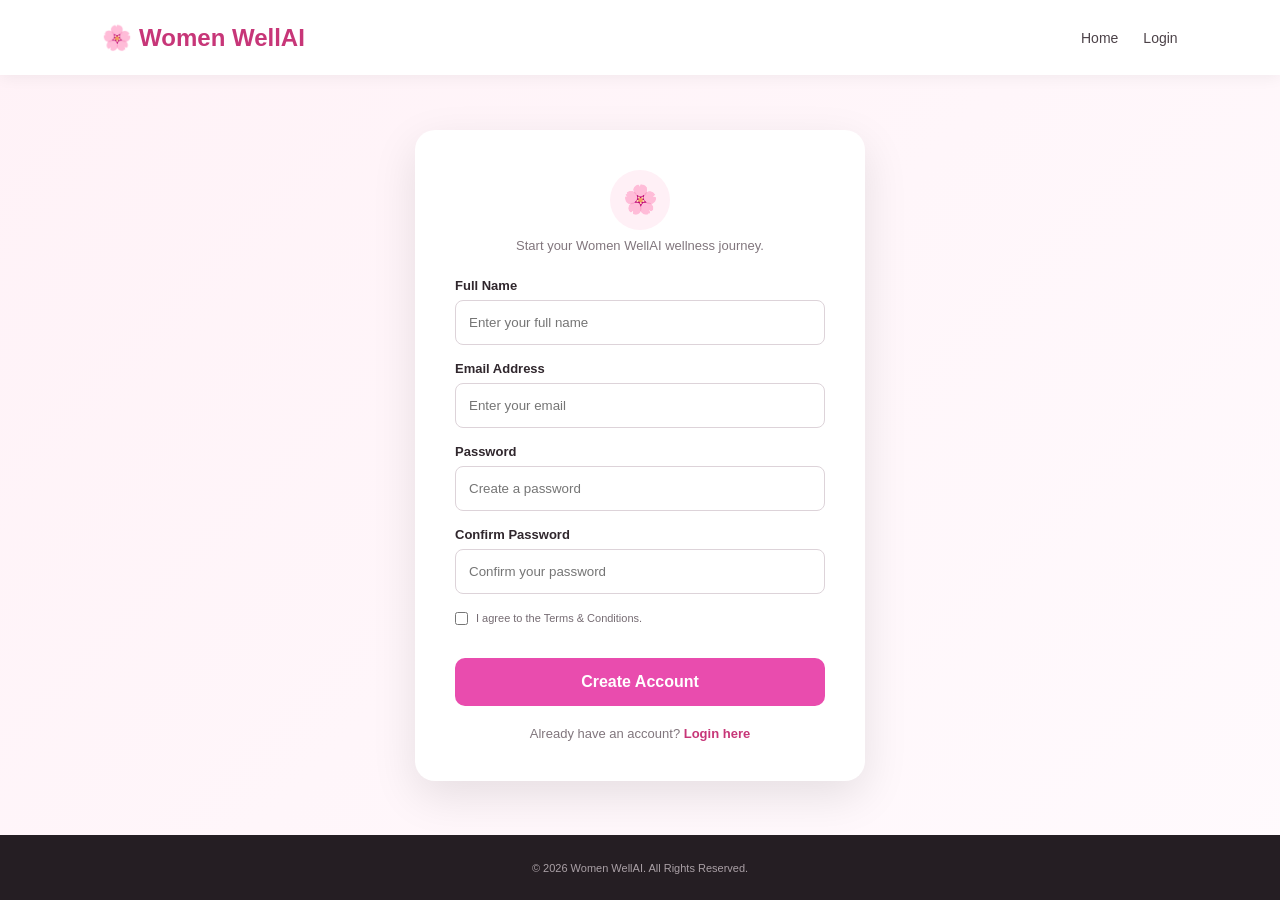
<file: csp/register.html>
<!DOCTYPE html>
<html lang="en">

<head>

    <meta charset="UTF-8">

    <meta name="viewport"
          content="width=device-width, initial-scale=1.0">

    <title>Register | Women WellAI</title>

    <link rel="stylesheet"
          href="register.css">

</head>

<body>


<header class="navbar">

    <div class="logo">
        🌸 Women WellAI
    </div>

    <nav>

        <a href="index.html">
            Home
        </a>

        <a href="login.html">
            Login
        </a>

    </nav>

</header>



<section class="register-section">

    <div class="register-card">

        <div class="register-icon">
            🌸
        </div>
        <p class="subtitle">
            Start your Women WellAI wellness journey.
        </p>


        <!-- SUCCESS MESSAGE -->

        <div
            id="message"
            class="message">
        </div>


        <form id="registerForm">


            <!-- NAME -->

            <div class="form-group">

                <label>
                    Full Name
                </label>

                <input
                    type="text"
                    id="name"
                    placeholder="Enter your full name"
                    required
                >

            </div>


            <!-- EMAIL -->

            <div class="form-group">

                <label>
                    Email Address
                </label>

                <input
                    type="email"
                    id="email"
                    placeholder="Enter your email"
                    required
                >

            </div>


            <!-- PASSWORD -->

            <div class="form-group">

                <label>
                    Password
                </label>

                <input
                    type="password"
                    id="password"
                    placeholder="Create a password"
                    minlength="6"
                    required
                >

            </div>


            <!-- CONFIRM PASSWORD -->

            <div class="form-group">

                <label>
                    Confirm Password
                </label>

                <input
                    type="password"
                    id="confirmPassword"
                    placeholder="Confirm your password"
                    required
                >

            </div>


            <!-- TERMS -->

            <div class="terms">

                <input
                    type="checkbox"
                    id="terms"
                    required
                >

                <label>
                    I agree to the Terms &
                    Conditions.
                </label>

            </div>


            <!-- REGISTER BUTTON -->

            <button
                type="submit"
                class="register-button">
   		 Create Account
            </button>

        </form>


        <!-- LOGIN LINK -->

        <div class="login-link">

            Already have an account?

            <a href="login1.html">
                Login here
            </a>

        </div>

    </div>

</section>



<footer>

    © 2026 Women WellAI. All Rights Reserved.

</footer>


<script>

document
    .getElementById("registerForm")
    .addEventListener("submit", function(event) {

        event.preventDefault();


        const name =
            document.getElementById("name").value.trim();

        const email =
            document.getElementById("email").value.trim();

        const password =
            document.getElementById("password").value;

        const confirmPassword =
            document.getElementById("confirmPassword").value;

        const message =
            document.getElementById("message");


        // Check password match

        if (password !== confirmPassword) {

            message.style.display = "block";

            message.className =
                "message error";

            message.innerHTML =
                "Passwords do not match.";

            return;
        }


        // Check if account already exists

        const existingUser =
            localStorage.getItem("womenWellAIUser");


        if (existingUser) {

            const user =
                JSON.parse(existingUser);


            if (user.email === email) {

                message.style.display = "block";

                message.className =
                    "message error";

                message.innerHTML =
                    "An account with this email already exists. Please login.";

                return;
            }
        }


        // Create user object

        const user = {

            name: name,

            email: email,

            password: password

        };


        // Store user

        localStorage.setItem(
            "womenWellAIUser",
            JSON.stringify(user)
        );


        // Show success

        message.style.display = "block";

        message.className =
            "message success";

        message.innerHTML =
            "Account created successfully! Redirecting to Login...";


        // Redirect to login

        setTimeout(function() {

            window.location.href =
                "login.html";

        }, 1500);

    });

</script>


</body>

</html>
</file>
<file: csp/home.css>
* {
    margin: 0;
    padding: 0;
    box-sizing: border-box;
}

html {
    scroll-behavior: smooth;
}

body {
    font-family: Arial, sans-serif;
    background: #fff8fb;
    color: #30272d;
}


/* ================= NAVBAR ================= */

.navbar {
    height: 75px;
    padding: 0 8%;

    display: flex;
    align-items: center;
    justify-content: space-between;

    background: white;

    position: sticky;
    top: 0;

    z-index: 1000;

    box-shadow: 0 2px 15px rgba(0, 0, 0, 0.06);
}


.logo {
    font-size: 24px;
    font-weight: bold;
    color: #c73678;
}


nav {
    display: flex;
    align-items: center;
    gap: 30px;
}


nav a {
    text-decoration: none;
    color: #4c4248;
    font-size: 15px;
}


nav a:hover {
    color: #c73678;
}


.login-btn {
    background: #c73678;
    color: white !important;

    padding: 11px 25px;

    border-radius: 25px;
}


/* ================= HERO ================= */

.hero {
    min-height: 650px;

    padding: 80px 8%;

    display: flex;
    align-items: center;
    justify-content: space-between;

    background: linear-gradient(
        135deg,
        #fff2f7,
        #fffafd
    );
}


.hero-content {
    width: 52%;
}


.tagline {
    color: #c73678;

    font-size: 13px;

    font-weight: bold;

    letter-spacing: 2px;

    margin-bottom: 18px;
}


.hero h1 {
    font-size: 60px;

    line-height: 1.1;

    margin-bottom: 25px;
}


.hero h1 span {
    color: #c73678;
}


.description {
    max-width: 600px;

    color: #70666c;

    font-size: 17px;

    line-height: 1.8;

    margin-bottom: 30px;
}


.buttons {
    display: flex;

    gap: 15px;

    margin-bottom: 25px;
}


.primary-btn {
    display: inline-block;

    text-decoration: none;

    background: #c73678;

    color: white;

    padding: 14px 28px;

    border-radius: 30px;

    font-weight: bold;
}


.primary-btn:hover {
    background: #a92862;
}


.secondary-btn {
    display: inline-block;

    text-decoration: none;

    color: #c73678;

    border: 1px solid #c73678;

    padding: 13px 27px;

    border-radius: 30px;

    font-weight: bold;
}


.secondary-btn:hover {
    background: #c73678;

    color: white;
}


.benefits {
    color: #82777e;

    font-size: 13px;
}


/* ================= HERO VISUAL ================= */

.hero-visual {
    width: 43%;

    height: 470px;

    position: relative;

    display: flex;

    align-items: center;

    justify-content: center;
}


.main-circle {
    height: 390px;

    width: 390px;

    border-radius: 50%;

    background: #f8d3e1;

    display: flex;

    align-items: center;

    justify-content: center;

    box-shadow:
        0 20px 50px
        rgba(194, 75, 123, 0.18);
}


.woman {
    font-size: 170px;
}


/* ================= FLOATING CARDS ================= */

.floating-card {
    position: absolute;

    background: white;

    padding: 13px 18px;

    border-radius: 15px;

    display: flex;

    align-items: center;

    gap: 10px;

    box-shadow:
        0 8px 25px
        rgba(0, 0, 0, 0.12);
}


.floating-card .icon {
    font-size: 25px;
}


.floating-card b {
    display: block;

    font-size: 13px;
}


.floating-card small {
    display: block;

    font-size: 10px;

    color: #80757c;

    margin-top: 3px;
}


.diet-card {
    top: 40px;

    left: 0;
}


.exercise-card {
    bottom: 40px;

    right: 0;
}


.immunity-card {
    top: 190px;

    right: -30px;
}


/* ================= STATS ================= */

.stats {
    background: white;

    padding: 35px 8%;

    display: grid;

    grid-template-columns:
        repeat(4, 1fr);

    text-align: center;
}


.stats div {
    border-right: 1px solid #eeeeee;
}


.stats div:last-child {
    border: none;
}


.stats h2 {
    color: #c73678;

    font-size: 28px;
}


.stats p {
    color: #766c72;

    font-size: 13px;

    margin-top: 5px;
}


/* ================= FEATURES ================= */

.features {
    padding: 90px 8%;

    background: #fff8fb;
}


.section-title {
    text-align: center;

    margin-bottom: 50px;
}


.section-title p {
    color: #c73678;

    font-size: 13px;

    font-weight: bold;

    letter-spacing: 2px;
}


.section-title h2 {
    font-size: 38px;

    margin: 12px 0;
}


.section-title span {
    color: #756b72;
}


.feature-container {
    display: grid;

    grid-template-columns:
        repeat(4, 1fr);

    gap: 22px;
}


.feature-card {
    background: white;

    padding: 30px 25px;

    border-radius: 18px;

    border: 1px solid #f1dce6;

    transition: 0.3s;
}


.feature-card:hover {
    transform: translateY(-8px);

    box-shadow:
        0 15px 30px
        rgba(0, 0, 0, 0.08);
}


.feature-icon {
    width: 55px;

    height: 55px;

    border-radius: 14px;

    background: #fff0f6;

    display: flex;

    align-items: center;

    justify-content: center;

    font-size: 27px;

    margin-bottom: 20px;
}


.feature-card h3 {
    font-size: 18px;

    margin-bottom: 12px;
}


.feature-card p {
    color: #756b72;

    font-size: 13px;

    line-height: 1.7;

    margin-bottom: 18px;
}


.feature-card a {
    text-decoration: none;

    color: #c73678;

    font-size: 13px;

    font-weight: bold;
}


/* ================= ABOUT ================= */

.about {
    padding: 100px 8%;

    display: flex;

    align-items: center;

    gap: 100px;

    background: white;
}


.about-visual {
    width: 45%;

    display: flex;

    justify-content: center;
}


.about-circle {
    width: 350px;

    height: 350px;

    border-radius: 50%;

    background: #fff0f6;

    display: flex;

    align-items: center;

    justify-content: center;

    font-size: 130px;
}


.about-content {
    width: 50%;
}


.section-label {
    color: #c73678;

    font-size: 13px;

    font-weight: bold;

    letter-spacing: 2px;
}


.about-content h2 {
    font-size: 42px;

    line-height: 1.2;

    margin: 15px 0 20px;
}


.about-content h2 span {
    color: #c73678;
}


.about-content > p {
    color: #6e646b;

    line-height: 1.8;

    margin-bottom: 20px;
}


.points {
    margin-bottom: 30px;
}


.points p {
    margin: 13px 0;

    font-size: 14px;

    color: #51474e;
}


/* ================= CTA ================= */

.cta {
    padding: 90px 8%;

    text-align: center;

    background: #c73678;

    color: white;
}


.cta > p:first-child {
    font-size: 12px;

    letter-spacing: 2px;

    font-weight: bold;
}


.cta h2 {
    font-size: 42px;

    line-height: 1.2;

    margin: 15px 0;
}


.cta-button {
    display: inline-block;

    margin-top: 25px;

    padding: 14px 30px;

    border-radius: 30px;

    background: white;

    color: #c73678;

    text-decoration: none;

    font-weight: bold;
}


/* ================= FOOTER ================= */

footer {
    background: #251e23;

    color: white;
}


.footer-container {
    padding: 65px 8%;

    display: grid;

    grid-template-columns:
        2fr 1fr 1fr 1.5fr;

    gap: 50px;
}


.footer-about h2 {
    color: #f3a7c6;

    margin-bottom: 15px;
}


.footer-about p {
    color: #bcb2b8;

    font-size: 13px;

    line-height: 1.8;

    max-width: 350px;
}


.footer-column {
    display: flex;

    flex-direction: column;

    gap: 12px;
}


.footer-column h3 {
    color: #f3a7c6;

    font-size: 16px;

    margin-bottom: 8px;
}


.footer-column a,
.footer-column p {
    color: #bcb2b8;

    text-decoration: none;

    font-size: 13px;
}


.footer-column a:hover {
    color: white;
}


.footer-bottom {
    border-top: 1px solid #40373d;

    padding: 20px 8%;

    display: flex;

    justify-content: space-between;

    color: #91868d;

    font-size: 12px;
}


/* ================= MOBILE ================= */

@media (max-width: 1000px) {

    .hero {
        flex-direction: column;

        text-align: center;
    }

    .hero-content {
        width: 100%;
    }

    .description {
        margin-left: auto;
        margin-right: auto;
    }

    .buttons {
        justify-content: center;
    }

    .hero-visual {
        width: 100%;

        margin-top: 50px;
    }

    .feature-container {
        grid-template-columns:
            repeat(2, 1fr);
    }

    .about {
        gap: 40px;
    }

    .footer-container {
        grid-template-columns:
            repeat(2, 1fr);
    }
}


@media (max-width: 700px) {

    .navbar {
        padding: 0 5%;
    }

    nav a:not(.login-btn) {
        display: none;
    }

    .hero {
        padding: 60px 5%;
    }

    .hero h1 {
        font-size: 42px;
    }

    .hero-visual {
        height: 350px;
    }

    .main-circle {
        width: 280px;

        height: 280px;
    }

    .woman {
        font-size: 110px;
    }

    .immunity-card {
        right: 0;
    }

    .stats {
        grid-template-columns:
            repeat(2, 1fr);

        gap: 25px;
    }

    .stats div {
        border: none;
    }

    .feature-container {
        grid-template-columns: 1fr;
    }

    .about {
        flex-direction: column;

        padding: 70px 5%;
    }

    .about-visual,
    .about-content {
        width: 100%;
    }

    .about-content {
        text-align: center;
    }

    .about-circle {
        width: 280px;

        height: 280px;
    }

    .footer-container {
        grid-template-columns: 1fr;
    }

    .footer-bottom {
        flex-direction: column;

        gap: 10px;

        text-align: center;
    }
}
</file>
<file: csp/register.css>
* {
    margin: 0;
    padding: 0;
    box-sizing: border-box;
}


body {

    font-family: Arial, sans-serif;

    background: linear-gradient(
        135deg,
        #fff2f7,
        #fffafd
    );

    min-height: 100vh;

    color: #30272d;
}


/* NAVBAR */

.navbar {

    height: 75px;

    background: white;

    padding: 0 8%;

    display: flex;

    align-items: center;

    justify-content: space-between;

    box-shadow:
        0 2px 15px
        rgba(0,0,0,0.06);
}


.logo {

    font-size: 24px;

    font-weight: bold;

    color: #c73678;
}


nav {

    display: flex;

    gap: 25px;
}


nav a {

    text-decoration: none;

    color: #4c4248;

    font-size: 14px;
}


nav a:hover {

    color: #c73678;
}


/* REGISTER */

.register-section {

    min-height: calc(100vh - 140px);

    display: flex;

    justify-content: center;

    align-items: center;

    padding: 50px 20px;
}


.register-card {

    width: 450px;

    background: white;

    padding: 40px;

    border-radius: 20px;

    box-shadow:
        0 15px 45px
        rgba(0,0,0,0.10);
}


.register-icon {

    width: 60px;

    height: 60px;

    margin: auto;

    background: #fff0f6;

    border-radius: 50%;

    display: flex;

    align-items: center;

    justify-content: center;

    font-size: 28px;
}


.register-card h1 {

    text-align: center;

    margin-top: 15px;

    font-size: 28px;
}


.subtitle {

    text-align: center;

    color: #81767d;

    font-size: 13px;

    margin: 8px 0 25px;
}


/* FORM */

.form-group {

    margin-bottom: 16px;
}


.form-group label {

    display: block;

    font-size: 13px;

    font-weight: bold;

    margin-bottom: 7px;
}


.form-group input {

    width: 100%;

    height: 45px;

    border: 1px solid #ddd3d9;

    border-radius: 8px;

    padding: 0 13px;

    outline: none;
}


.form-group input:focus {

    border-color: #c73678;
}


/* TERMS */

.terms {

    display: flex;

    gap: 8px;

    font-size: 11px;

    color: #756b72;

    margin: 18px 0;
}


.terms input {

    accent-color: #c73678;
}


/* BUTTON */

.register-button {

    width: 100%;

    height: 48px;

    border: none;

    border-radius: 25px;

    background: #c73678;

    color: white;

    font-weight: bold;

    cursor: pointer;
}

.register-button {
    width: 100%;
    padding: 14px 20px;
    margin-top: 15px;

    background-color: #e94cae;
    color: white;

    border: none;
    border-radius: 10px;

    font-size: 16px;
    font-weight: 600;

    cursor: pointer;
    transition: 0.3s;
}

.register-button:hover {
    background-color: #d83b9f;
    transform: translateY(-2px);
    box-shadow: 0 6px 15px rgba(233, 76, 174, 0.3);
}

/* MESSAGE */

.message {

    display: none;

    padding: 10px;

    border-radius: 8px;

    font-size: 12px;

    margin-bottom: 18px;

    text-align: center;
}


.success {

    display: block;

    background: #e8f8ed;

    color: #218838;
}


.error {

    display: block;

    background: #ffe8e8;

    color: #c62828;
}


/* LOGIN LINK */

.login-link {

    text-align: center;

    margin-top: 20px;

    font-size: 13px;

    color: #81767d;
}


.login-link a {

    color: #c73678;

    font-weight: bold;

    text-decoration: none;
}


/* FOOTER */

footer {

    height: 65px;

    background: #251e23;

    color: #aaa0a6;

    display: flex;

    align-items: center;

    justify-content: center;

    font-size: 11px;
}


/* MOBILE */

@media(max-width:600px) {

    .navbar {

        padding: 0 5%;
    }

    nav {

        gap: 10px;
    }

    .register-card {

        width: 100%;

        padding: 30px 25px;
    }

}
</file>
